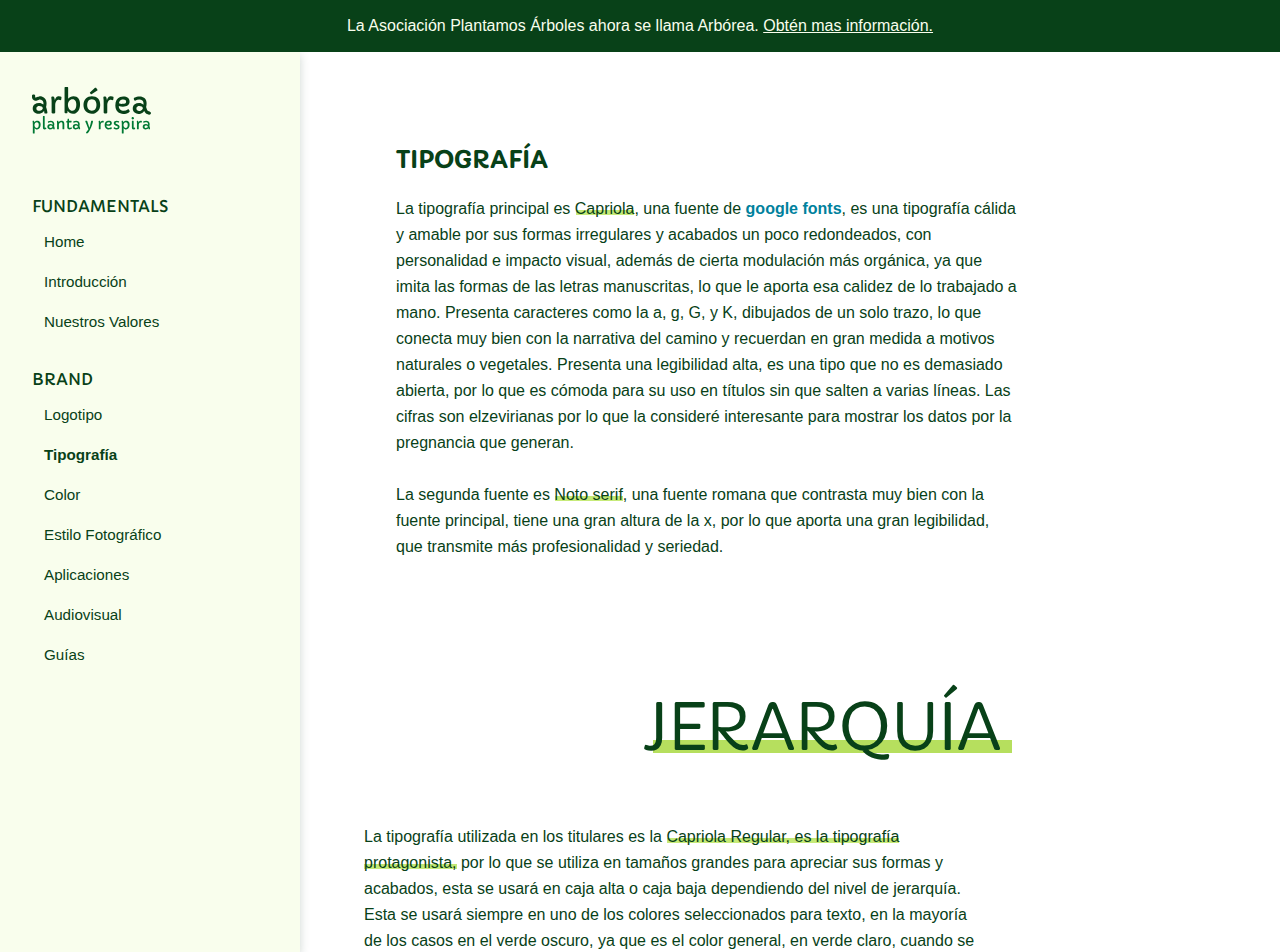
<file: basico01.html>
<!DOCTYPE html>
<html class="no-js" lang="es">

<head>
    <meta charset="utf-8" />
    <meta name="viewport" content="width=device-width, initial-scale=1, user-scalable=no" />
    <meta http-equiv="X-UA-Compatible" content="ie=edge" />
    <meta name="theme-color" content="#fafafa" />
    <link rel="preconnect" href="https://fonts.googleapis.com">
    <link rel="preconnect" href="https://fonts.gstatic.com" crossorigin>

    <link href="https://fonts.googleapis.com/css2?family=Capriola&display=swap" rel="stylesheet">
    <link rel="preconnect" href="https://fonts.googleapis.com">
    <link rel="preconnect" href="https://fonts.gstatic.com" crossorigin>
    <link href="https://fonts.googleapis.com/css2?family=Capriola&display=swap" rel="stylesheet">

    <title>arbórea</title>

    <meta name="description" content="" />
    <link rel="apple-touch-icon" href="./assets/img/icon.png" />
    <link rel="icon" href="./assets/img/favicon.png" />
    <link rel="stylesheet" href="./assets/css/main.css" />
</head>
<div class="cintillo">
    <div class="cintillo_text"> La Asociación Plantamos Árboles ahora se llama Arbórea. <a href="#s"
            class="enlace">Obtén mas información.</a> </div>
</div>

<body>
    <div class="container">
        <aside class="menu">
            <header>
                <a href="">
                    <img class="logo" src="assets/img/logotipo/logo.svg" alt="logo arbórea"> </a>
            </header>
            <nav>
                <h3>fundamentals</h3>
                <ul>
                    <li class=><a href="index.html">Home</a></li>
                    <li class=><a href="introduccion.html">Introducción</a></li>
                    <li class=><a href="valores.html">Nuestros Valores</a></li>

                </ul>
                <h3>brand</h3>
                <ul>
                    <li><a href="logotipo.html">Logotipo</a></li>
                    <li class="active"><a href="basico01.html">Tipografía</a></li>
                    <li><a href="basico04.html">Color</a></li>
                    <li><a href="basico02.html">Estilo Fotográfico</a></li>
                    <li><a href="basico03.html">Aplicaciones</a></li>
                    <li><a href="audiovisual.html">Audiovisual</a></li>
                    <li><a href="guias.html">Guías</a></li>
                </ul>
            </nav>
            <footer>
            </footer>

        </aside>
        <aside class="menu_mobile hidden">
            <header>
                <img class="logo" src="assets/img/logotipo/logo.svg" alt="logo arbórea"> <span
                    class="fa fa-close"></span>
            </header>
            <nav>
                <h3>fundamentals</h3>
                <ul>
                    <li class="active"><a href="index.html">Home</a></li>
                    <li class="active"><a href="introduccion.html">Introducción</a></li>
                    <li class="active"><a href="valores.html">Nuestros Valores</a></li>

                </ul>
                <h3>brand</h3>
                <ul>
                    <li><a href="logotipo.html">Logotipo</a></li>
                    <li><a href="basico01.html">Tipografía</a></li>
                    <li><a href="basico04.html">Color</a></li>
                    <li><a href="basico02.html">Estilo Fotográfico</a></li>
                    <li><a href="basico03.html">Aplicaciones</a></li>
                    <li><a href="audiovisual.html">Audiovisual</a></li>
                    <li><a href="guias.html">Guías</a></li>
                </ul>
            </nav>
            <footer>
            </footer>
        </aside>

        <main>
            <div class="nav_mobile">
                <a href="">
                    <img class="logo" src="assets/img/logotipo/logo.svg" alt="logo arbórea"> </a>
                <span class="fa fa-bars"></span>
            </div>
            <section>
                <h2>Tipografía</h2>

                <p>La tipografía principal es <span class="negrita">Capriola</span>, una fuente de <a class="enlace2"
                        href="https://fonts.google.com/specimen/Capriola">google fonts</a>, es una tipografía cálida
                    y amable por sus formas irregulares y acabados un poco redondeados, con personalidad e impacto
                    visual, además de cierta modulación más orgánica, ya que imita las formas de las letras manuscritas,
                    lo que le aporta esa calidez de lo trabajado a mano. Presenta caracteres como la a, g, G, y K,
                    dibujados de un solo trazo, lo que conecta muy bien con la narrativa del camino y recuerdan en gran
                    medida a motivos naturales o vegetales. Presenta una legibilidad alta, es una tipo que no es
                    demasiado abierta, por lo que es cómoda para su uso en títulos sin que salten a varias líneas.
                    Las cifras son elzevirianas por lo que la consideré interesante para mostrar los datos por la
                    pregnancia que generan.<br><br>
                    La segunda fuente es <span class="negrita">Noto serif</span>, una fuente romana que contrasta muy
                    bien con la fuente
                    principal, tiene una gran altura de la x, por lo que aporta una gran legibilidad, que transmite más
                    profesionalidad y seriedad.</p>
            </section>



            <section class="basics basics_type">
                <div class="title">
                    <div class="destacado">
                        <h1>Jerarquía</h1>
                    </div>
                </div>
                <div class="contenido">
                    <p>La tipografía utilizada en los titulares es la <span class="negrita">Capriola Regular, es la
                            tipografía protagonista,</span>
                        por lo que se utiliza en tamaños grandes para apreciar sus formas y acabados, esta se usará en
                        caja alta o caja baja dependiendo del nivel de jerarquía. Esta se usará siempre en uno de los
                        colores seleccionados para texto, en la mayoría de los casos en el verde oscuro, ya que es el
                        color general, en verde claro, cuando se utilicen fondos oscuros, y en Azul, ocre o magenta
                        cuando se trate de alguna de sus declinaciones.</p>

                    <p>También se destacarán con un <span class="negrita">subrayado</span> algunas palabras a <span
                            class="negrita">destacar</span>, en formato web estos siempre
                        son hipervínculos, y en las publicaciones de redes sociales palabras relevantes en una frase.
                    </p>
                    <p>
                        La tipografía <span class="negrita">Noto serif</span> en peso Regular se utiliza para los
                        cuerpos de texto, esta se usará en
                        un
                        tamaño de 16px en párrafos cortos y a 20px en artículos con mucho texto, como pueden ser los
                        blogs, noticias o actualidad, para hacer la <span class="negrita">lectura mucho más
                            cómoda</span>.
                    </p>

                    <div class="type_jerarquia">
                        <div class="jerarquia">
                            <div class="jerarquia_content">
                                <h2>h1</h2>
                            </div>
                            <div class="jerarquia_text">
                                <h1>HEADING H1</h1>
                            </div>
                        </div>
                        <div class="jerarquia">
                            <div class="jerarquia_content">
                                <h2>h2</h2>
                            </div>
                            <div class="jerarquia_text">
                                <h2>HEADING H2</h2>
                            </div>
                        </div>
                        <div class="jerarquia">
                            <div class="jerarquia_content">
                                <h2>h3</h2>
                            </div>
                            <div class="jerarquia_text">
                                <h3>HEADING H3</h3>
                            </div>
                        </div>
                        <div class="jerarquia">
                            <div class="jerarquia_content">
                                <h2>h4</h2>
                            </div>
                            <div class="jerarquia_text">
                                <h4>HEADING H4</h4>
                            </div>
                        </div>

                        <div class="jerarquia">
                            <div class="jerarquia_content">
                                <h2>h5</h2>
                            </div>
                            <div class="jerarquia_text">
                                <h5>HEADING H5</h5>
                            </div>
                        </div>

                        <div class="jerarquia">
                            <div class="jerarquia_content">
                                <h2>h6</h2>
                            </div>
                            <div class="jerarquia_text">
                                <h6>HEADING H6</h6>
                            </div>
                        </div>


                        <div class="jerarquia">
                            <div class="jerarquia_content">
                                <h2>p</h2>
                            </div>
                            <div class="jerarquia_text">
                                <p>Desocupado lector, sin juramento me podrás creer que quisiera que este libro, como
                                    hijo del entendimiento, fuera el más hermoso, el más gallardo y más discreto que
                                    pudiera imaginarse. Pero no he podido yo contravenir al orden de naturaleza; que en
                                    ella cada cosa engendra su semejante. Y así, ¿qué podrá engendrar el estéril y mal
                                    cultivado ingenio mío, sino la historia de un hijo seco, avellanado, antojadizo y
                                    lleno de pensamientos varios y nunca imaginados de otro alguno, bien como quien se
                                    engendró en una cárcel, donde toda incomodidad tiene su asiento y donde todo triste
                                    ruido hace su habitación?</p>
                            </div>
                        </div>
                    </div>

                </div>
            </section>
            <section class="basics basics_type">
                <div class="title">
                    <div class="destacado">
                        <h1>Iconos</h1>
                    </div>
                </div>
                <div class="contenido">
                    <h2>Iconos</h2>
                    <p>La identidad gráfica cuenta con un set de <span class="negrita">iconos animados</span> que
                        representan las acciones realizadas
                        por la asociación o los colaboradores. Los iconos animados dan vida a las pantallas, estos
                        también reflejan los valores de activo, vivo y creciente de la marca e intensifican el querer
                        pasar a la acción. Dotan a la identidad con un aspecto mucho más joven y vital. </p>

                    <div class="type_jerarquia grid-container">
                        <div class="grid-item1"><img src="assets/img/logotipo/1.gif" alt=""></div>
                        <div class="grid-item1"><img src="assets/img/logotipo/2.gif" alt=""></div>
                        <div class="grid-item1"><img src="assets/img/logotipo/3.gif" alt=""></div>
                        <div class="grid-item1"><img src="assets/img/logotipo/4.gif" alt=""></div>
                        <div class="grid-item1"><img src="assets/img/logotipo/5.gif" alt=""></div>
                        <div class="grid-item1"><img src="assets/img/logotipo/6.gif" alt=""></div>
                        <div class="grid-item1"><img src="assets/img/logotipo/7.gif" alt=""></div>
                        <div class="grid-item1"><img src="assets/img/logotipo/8.gif" alt=""></div>
                        <div class="grid-item1"><img src="assets/img/logotipo/9.gif" alt=""></div>
                        <div class="grid-item1"><img src="assets/img/logotipo/10.gif" alt=""></div>

                    </div>
            </section>
            <section class="basics basics_type">
                <div class="title">
                    <h1>Estilo Gráficas</h1>
                </div>
                <div class="contenido">
                    <h2>Gráficas </h2>
                    <p>Cuando sea posible se intentará utilizar <span class="negrita">infografías y gráficas</span> para
                        explicar un tema, para desarrollar una
                        información, o para confirmar una idea. Las graficas utilizadas pertenecen a una librería
                        opensource, <a class="enlace2"
                            href="https://carbondesignsystem.com/data-visualization/simple-charts#donut">Carbon design
                            system </a>
                        perteneciente a IBM, presentando un diseño limpio, conciso y elegante, que se adjunta mediante
                        css, facilitando el cambio de tipografía y colores. Para la formación de gráficas se utilizarán
                        los colores planos de la marca.</p>

                    <div class="valores_img2">
                        <img src="assets/img/otros/grafica.png" alt="">

                    </div>
            </section>



        </main>
    </div>
    <script src="./app/main.js"></script>
</body>

</html>
</file>
<file: assets/css/main.css>
@charset "UTF-8";

*,
*::before,
*::after {
  -webkit-box-sizing: border-box;
  box-sizing: border-box;
}
*::selection {
  background: #007934;
  color: #F9FEED;
}
html {
  line-height: 2;
  -webkit-text-size-adjust: 100%;
  -ms-text-size-adjust: 100%;
  -ms-overflow-style: scrollbar;
  -webkit-tap-highlight-color: rgba(0, 0, 0, 0);
}

@-ms-viewport {
  width: device-width;
}

article,
aside,
dialog,
figcaption,
figure,
footer,
header,
hgroup,
main,
nav,
section {
  display: block;
}

body {
  margin: 0;
  font-family: 'Noto Sans', sans-serif;
  font-size: 16px;
  font-weight: normal;
  line-height: 1.5;
  color: #084118;
  text-align: left;
  background-color: #fff;
}

[tabindex="-1"]:focus {
  outline: 0 !important;
}

hr {
  -webkit-box-sizing: content-box;
  box-sizing: content-box;
  height: 0;
  overflow: visible;
}

.enlace {
  text-decoration: underline;
  color: #F9FEED;
}

.enlace:hover {
  color: #FFB019;
  text-decoration: underline;
  transition: 0.5s;

}
.enlace2::before {
  content: '';
  position: absolute;
  width: 100%;
  transform: scaleX(0);
  height: 2px;
  bottom: 0;
  left: 0;
  background-color: #5CCFE1;
  transform-origin: bottom right;
  transition: transform 0.25s ease-out;
  border-radius: 10px;
}
.enlace2::selection {
  background: #007934;
  color: #F9FEED;
}


.enlace2 {
  text-decoration: none;
  color: #00778A ;
  font-weight: bolder;
  display: inline-block;
  position: relative;
  color: #00819D;
  transition: 0.3s;
  animation-delay: 3s;
  
}

.enlace2::after {
  content: '';
  position: absolute;
  width: 100%;
  transform: scaleX(0);
  height: 2px;
  bottom: 0;
  left: 0;
  background-color: #5CCFE1;
  transform-origin: bottom right;
  transition: transform 0.25s ease-out;
  border-radius: 10px;
}
.enlace2:hover::after {
  transform: scaleX(1);
  transform-origin: bottom left;
  text-decoration: none;
}

.enlace2:hover {
  color: #5CCFE1;
  text-decoration: none;


}

h1,
h2,
h3,
h4,
h5,
h6 {
  font-family: "Capriola", "Helvetica";
  text-transform: uppercase;
  line-height: 1;
  margin-top: 0;
  margin-bottom: 24px;
  color: #084118;
}

p {
  margin-top: 0;
  margin-bottom: 1em;
}


ol {
  list-style-type: none;
  counter-reset: li;
}


ol {
  counter-reset: item;
  list-style-type: none;
  line-height: 2.2;
  margin-left: -40px;
}

ol li {
  display: block;
  position: relative;
}

ol li span {
  margin-left: 40px;
  display: inline-block;
  max-width: 70ch
}

ol li:before {
  content: counter(item) " ";
  font-family: 'Capriola';
  counter-increment: item;
  color: hsl(137, 78%, 14%);
  position: absolute;
  top: 50%;
  margin-top: -1em;
  background: #9BCD32;
  height: 2em;
  width: 2em;
  line-height: 2em;
  text-align: center;
  border-radius: 2em;
  font-weight: 700;
  -webkit-box-shadow: 0px 3px 9px 0px  hsla(137, 78%, 14%, 0.41);
}









abbr[title],
abbr[data-original-title] {
  text-decoration: underline;
  -webkit-text-decoration: underline dotted;
  text-decoration: underline dotted;
  cursor: help;
  border-bottom: 0;
}

address {
  margin-bottom: 1rem;
  font-style: normal;
  line-height: inherit;
}

ol,
ul,
dl {
  margin-top: 0;
  margin-bottom: 1rem;
}

ol ol,
ul ul,
ol ul,
ul ol {
  margin-bottom: 0;
}

dt {
  font-weight: bold;
}

dd {
  margin-bottom: .5rem;
  margin-left: 0;
}

blockquote {
  margin: 0 0 1rem;
}

dfn {
  font-style: italic;
}

b,
strong {
  font-weight: bolder;
}

small {
  font-size: 80%;
}

sub,
sup {
  position: relative;
  font-size: 75%;
  line-height: 0;
  vertical-align: baseline;
}

sub {
  bottom: -.25em;
}

sup {
  top: -.5em;
}

a {
  color: #345c8d;
  text-decoration: none;
  background-color: transparent;
  -webkit-text-decoration-skip: objects;
}

a:hover {
  color: #264468;
  text-decoration: none;
}

.home_items {
  color: #ffffff;
  text-decoration: none;
  text-transform: lowercase;
   !important
}

a:not([href]):not([tabindex]) {
  color: inherit;
  text-decoration: none;
}

a:not([href]):not([tabindex]):hover:focus {
  color: inherit;
  text-decoration: none;
}

a:not([href]):not([tabindex]):focus {
  outline: 0;
}

pre,
code,
kbd,
samp {
  font-family: monospace, monospace;
  font-size: 1em;
}

pre {
  margin-top: 0;
  margin-bottom: 1rem;
  overflow: auto;
  -ms-overflow-style: scrollbar;
}

figure {
  margin: 0 0 1rem;
}

img {
  vertical-align: middle;
  border-style: none;
}

.cintillo {
  width: 100%;
  height: auto;
  margin: 0;
  align-items: center;
  display: flex;
  justify-content: center;
  background-color: #084118;
  color: #F9FEED;
}

.cintillo_text {
  font-size: 16px;
  text-align: center;
  margin-top: 14px;
  margin-bottom: 14px;
  width: 100%;
}
.pagina{
  font-weight: bold;
}

svg:not(:root) {
  overflow: hidden;
}

a,
area,
button,
[role="button"],
input:not([type="range"]),
label,
select,
summary,
textarea {
  -ms-touch-action: manipulation;
  touch-action: manipulation;
}

table {
  border-collapse: collapse;
}

caption {
  padding-top: 0.5em;
  padding-bottom: 0.5em;
  color: #595959;
  text-align: left;
  caption-side: bottom;
}

th {
  text-align: inherit;
}

label {
  display: inline-block;
  margin-bottom: .5rem;
}

button {
  border-radius: 0;
}

button:focus {
  outline: 1px dotted;
  outline: 5px auto -webkit-focus-ring-color;
}

input,
button,
select,
optgroup,
textarea {
  margin: 0;
  font-family: inherit;
  font-size: inherit;
  line-height: inherit;
}

button,
input {
  overflow: visible;
}

button,
select {
  text-transform: none;
}

button,
html [type="button"],
[type="reset"],
[type="submit"] {
  -webkit-appearance: button;
}

button::-moz-focus-inner,
[type="button"]::-moz-focus-inner,
[type="reset"]::-moz-focus-inner,
[type="submit"]::-moz-focus-inner {
  padding: 0;
  border-style: none;
}

input[type="radio"],
input[type="checkbox"] {
  -webkit-box-sizing: border-box;
  box-sizing: border-box;
  padding: 0;
}

input[type="date"],
input[type="time"],
input[type="datetime-local"],
input[type="month"] {
  -webkit-appearance: listbox;
}

textarea {
  overflow: auto;
  resize: vertical;
}

fieldset {
  min-width: 0;
  padding: 0;
  margin: 0;
  border: 0;
}

legend {
  display: block;
  width: 100%;
  max-width: 100%;
  padding: 0;
  margin-bottom: .5rem;
  font-size: 1.5rem;
  line-height: inherit;
  color: inherit;
  white-space: normal;
}

progress {
  vertical-align: baseline;
}

[type="number"]::-webkit-inner-spin-button,
[type="number"]::-webkit-outer-spin-button {
  height: auto;
}

[type="search"] {
  outline-offset: -2px;
  -webkit-appearance: none;
}

[type="search"]::-webkit-search-cancel-button,
[type="search"]::-webkit-search-decoration {
  -webkit-appearance: none;
}

::-webkit-file-upload-button {
  font: inherit;
  -webkit-appearance: button;
}

output {
  display: inline-block;
}

summary {
  display: list-item;
}

template {
  display: none;
}

[hidden] {
  display: none !important;
}

/*!
 *  Font Awesome 4.7.0 by @davegandy - http://fontawesome.io - @fontawesome
 *  License - http://fontawesome.io/license (Font: SIL OFL 1.1, CSS: MIT License)
 */
/* FONT PATH
 * -------------------------- */
@font-face {
  font-family: 'FontAwesome';
  src: url("../fonts/font-awesome/fontawesome-webfont.eot?v=4.7.0");
  src: url("../fonts/font-awesome/fontawesome-webfont.eot?#iefix&v=4.7.0") format("embedded-opentype"), url("../fonts/font-awesome/fontawesome-webfont.woff2?v=4.7.0") format("woff2"), url("../fonts/font-awesome/fontawesome-webfont.woff?v=4.7.0") format("woff"), url("../fonts/font-awesome/fontawesome-webfont.ttf?v=4.7.0") format("truetype"), url("../fonts/font-awesome/fontawesome-webfont.svg?v=4.7.0#fontawesomeregular") format("svg");
  font-weight: normal;
  font-style: normal;
}

.fa {
  display: inline-block;
  font: normal normal normal 14px/1 FontAwesome;
  font-size: inherit;
  text-rendering: auto;
  -webkit-font-smoothing: antialiased;
  -moz-osx-font-smoothing: grayscale;
}

/* makes the font 33% larger relative to the icon container */
.fa-lg {
  font-size: 1.33333em;
  line-height: 0.75em;
  vertical-align: -15%;
}

.fa-2x {
  font-size: 2em;
}

.fa-3x {
  font-size: 3em;
}

.fa-4x {
  font-size: 4em;
}

.fa-5x {
  font-size: 5em;
}

.fa-fw {
  width: 1.28571em;
  text-align: center;
}

.fa-ul {
  padding-left: 0;
  margin-left: 2.14286em;
  list-style-type: none;
}

.fa-ul>li {
  position: relative;
}

.fa-li {
  position: absolute;
  left: -2.14286em;
  width: 2.14286em;
  top: 0.14286em;
  text-align: center;
}

.fa-li.fa-lg {
  left: -1.85714em;
}

.fa-border {
  padding: .2em .25em .15em;
  border: solid 0.08em #eee;
  border-radius: .1em;
}

.fa-pull-left {
  float: left;
}

.fa-pull-right {
  float: right;
}

.fa.fa-pull-left {
  margin-right: .3em;
}

.fa.fa-pull-right {
  margin-left: .3em;
}

/* Deprecated as of 4.4.0 */
.pull-right {
  float: right;
}

.pull-left {
  float: left;
}

.fa.pull-left {
  margin-right: .3em;
}

.fa.pull-right {
  margin-left: .3em;
}

.fa-spin {
  -webkit-animation: fa-spin 2s infinite linear;
  animation: fa-spin 2s infinite linear;
}

.fa-pulse {
  -webkit-animation: fa-spin 1s infinite steps(8);
  animation: fa-spin 1s infinite steps(8);
}

@-webkit-keyframes fa-spin {
  0% {
    -webkit-transform: rotate(0deg);
    transform: rotate(0deg);
  }

  100% {
    -webkit-transform: rotate(359deg);
    transform: rotate(359deg);
  }
}

@keyframes fa-spin {
  0% {
    -webkit-transform: rotate(0deg);
    transform: rotate(0deg);
  }

  100% {
    -webkit-transform: rotate(359deg);
    transform: rotate(359deg);
  }
}

.fa-rotate-90 {
  -ms-filter: "progid:DXImageTransform.Microsoft.BasicImage(rotation=1)";
  -webkit-transform: rotate(90deg);
  transform: rotate(90deg);
}

.fa-rotate-180 {
  -ms-filter: "progid:DXImageTransform.Microsoft.BasicImage(rotation=2)";
  -webkit-transform: rotate(180deg);
  transform: rotate(180deg);
}

.fa-rotate-270 {
  -ms-filter: "progid:DXImageTransform.Microsoft.BasicImage(rotation=3)";
  -webkit-transform: rotate(270deg);
  transform: rotate(270deg);
}

.fa-flip-horizontal {
  -ms-filter: "progid:DXImageTransform.Microsoft.BasicImage(rotation=0, mirror=1)";
  -webkit-transform: scale(-1, 1);
  transform: scale(-1, 1);
}

.fa-flip-vertical {
  -ms-filter: "progid:DXImageTransform.Microsoft.BasicImage(rotation=2, mirror=1)";
  -webkit-transform: scale(1, -1);
  transform: scale(1, -1);
}

:root .fa-rotate-90,
:root .fa-rotate-180,
:root .fa-rotate-270,
:root .fa-flip-horizontal,
:root .fa-flip-vertical {
  -webkit-filter: none;
  filter: none;
}

.fa-stack {
  position: relative;
  display: inline-block;
  width: 2em;
  height: 2em;
  line-height: 2em;
  vertical-align: middle;
}

.fa-stack-1x,
.fa-stack-2x {
  position: absolute;
  left: 0;
  width: 100%;
  text-align: center;
}

.fa-stack-1x {
  line-height: inherit;
}

.fa-stack-2x {
  font-size: 2em;
}

.fa-inverse {
  color: #fff;
}

/* Font Awesome uses the Unicode Private Use Area (PUA) to ensure screen
   readers do not read off random characters that represent icons */
.fa-glass:before {
  content: "";
}

.fa-music:before {
  content: "";
}

.fa-search:before {
  content: "";
}

.fa-envelope-o:before {
  content: "";
}

.fa-heart:before {
  content: "";
}

.fa-star:before {
  content: "";
}

.fa-star-o:before {
  content: "";
}

.fa-user:before {
  content: "";
}

.fa-film:before {
  content: "";
}

.fa-th-large:before {
  content: "";
}

.fa-th:before {
  content: "";
}

.fa-th-list:before {
  content: "";
}

.fa-check:before {
  content: "";
}

.fa-remove:before,
.fa-close:before,
.fa-times:before {
  content: "";
}

.fa-search-plus:before {
  content: "";
}

.fa-search-minus:before {
  content: "";
}

.fa-power-off:before {
  content: "";
}

.fa-signal:before {
  content: "";
}

.fa-gear:before,
.fa-cog:before {
  content: "";
}

.fa-trash-o:before {
  content: "";
}

.fa-home:before {
  content: "";
}

.fa-file-o:before {
  content: "";
}

.fa-clock-o:before {
  content: "";
}

.fa-road:before {
  content: "";
}

.fa-download:before {
  content: "";
}

.fa-arrow-circle-o-down:before {
  content: "";
}

.fa-arrow-circle-o-up:before {
  content: "";
}

.fa-inbox:before {
  content: "";
}

.fa-play-circle-o:before {
  content: "";
}

.fa-rotate-right:before,
.fa-repeat:before {
  content: "";
}

.fa-refresh:before {
  content: "";
}

.fa-list-alt:before {
  content: "";
}

.fa-lock:before {
  content: "";
}

.fa-flag:before {
  content: "";
}

.fa-headphones:before {
  content: "";
}

.fa-volume-off:before {
  content: "";
}

.fa-volume-down:before {
  content: "";
}

.fa-volume-up:before {
  content: "";
}

.fa-qrcode:before {
  content: "";
}

.fa-barcode:before {
  content: "";
}

.fa-tag:before {
  content: "";
}

.fa-tags:before {
  content: "";
}

.fa-book:before {
  content: "";
}

.fa-bookmark:before {
  content: "";
}

.fa-print:before {
  content: "";
}

.fa-camera:before {
  content: "";
}

.fa-font:before {
  content: "";
}

.fa-bold:before {
  content: "";
}

.fa-italic:before {
  content: "";
}

.fa-text-height:before {
  content: "";
}

.fa-text-width:before {
  content: "";
}

.fa-align-left:before {
  content: "";
}

.fa-align-center:before {
  content: "";
}

.fa-align-right:before {
  content: "";
}

.fa-align-justify:before {
  content: "";
}

.fa-list:before {
  content: "";
}

.fa-dedent:before,
.fa-outdent:before {
  content: "";
}

.fa-indent:before {
  content: "";
}

.fa-video-camera:before {
  content: "";
}

.fa-photo:before,
.fa-image:before,
.fa-picture-o:before {
  content: "";
}

.fa-pencil:before {
  content: "";
}

.fa-map-marker:before {
  content: "";
}

.fa-adjust:before {
  content: "";
}

.fa-tint:before {
  content: "";
}

.fa-edit:before,
.fa-pencil-square-o:before {
  content: "";
}

.fa-share-square-o:before {
  content: "";
}

.fa-check-square-o:before {
  content: "";
}

.fa-arrows:before {
  content: "";
}

.fa-step-backward:before {
  content: "";
}

.fa-fast-backward:before {
  content: "";
}

.fa-backward:before {
  content: "";
}

.fa-play:before {
  content: "";
}

.fa-pause:before {
  content: "";
}

.fa-stop:before {
  content: "";
}

.fa-forward:before {
  content: "";
}

.fa-fast-forward:before {
  content: "";
}

.fa-step-forward:before {
  content: "";
}

.fa-eject:before {
  content: "";
}

.fa-chevron-left:before {
  content: "";
}

.fa-chevron-right:before {
  content: "";
}

.fa-plus-circle:before {
  content: "";
}

.fa-minus-circle:before {
  content: "";
}

.fa-times-circle:before {
  content: "";
}

.fa-check-circle:before {
  content: "";
}

.fa-question-circle:before {
  content: "";
}

.fa-info-circle:before {
  content: "";
}

.fa-crosshairs:before {
  content: "";
}

.fa-times-circle-o:before {
  content: "";
}

.fa-check-circle-o:before {
  content: "";
}

.fa-ban:before {
  content: "";
}

.fa-arrow-left:before {
  content: "";
}

.fa-arrow-right:before {
  content: "";
}

.fa-arrow-up:before {
  content: "";
}

.fa-arrow-down:before {
  content: "";
}

.fa-mail-forward:before,
.fa-share:before {
  content: "";
}

.fa-expand:before {
  content: "";
}

.fa-compress:before {
  content: "";
}

.fa-plus:before {
  content: "";
}

.fa-minus:before {
  content: "";
}

.fa-asterisk:before {
  content: "";
}

.fa-exclamation-circle:before {
  content: "";
}

.fa-gift:before {
  content: "";
}

.fa-leaf:before {
  content: "";
}

.fa-fire:before {
  content: "";
}

.fa-eye:before {
  content: "";
}

.fa-eye-slash:before {
  content: "";
}

.fa-warning:before,
.fa-exclamation-triangle:before {
  content: "";
}

.fa-plane:before {
  content: "";
}

.fa-calendar:before {
  content: "";
}

.fa-random:before {
  content: "";
}

.fa-comment:before {
  content: "";
}

.fa-magnet:before {
  content: "";
}

.fa-chevron-up:before {
  content: "";
}

.fa-chevron-down:before {
  content: "";
}

.fa-retweet:before {
  content: "";
}

.fa-shopping-cart:before {
  content: "";
}

.fa-folder:before {
  content: "";
}

.fa-folder-open:before {
  content: "";
}

.fa-arrows-v:before {
  content: "";
}

.fa-arrows-h:before {
  content: "";
}

.fa-bar-chart-o:before,
.fa-bar-chart:before {
  content: "";
}

.fa-twitter-square:before {
  content: "";
}

.fa-facebook-square:before {
  content: "";
}

.fa-camera-retro:before {
  content: "";
}

.fa-key:before {
  content: "";
}

.fa-gears:before,
.fa-cogs:before {
  content: "";
}

.fa-comments:before {
  content: "";
}

.fa-thumbs-o-up:before {
  content: "";
}

.fa-thumbs-o-down:before {
  content: "";
}

.fa-star-half:before {
  content: "";
}

.fa-heart-o:before {
  content: "";
}

.fa-sign-out:before {
  content: "";
}

.fa-linkedin-square:before {
  content: "";
}

.fa-thumb-tack:before {
  content: "";
}

.fa-external-link:before {
  content: "";
}

.fa-sign-in:before {
  content: "";
}

.fa-trophy:before {
  content: "";
}

.fa-github-square:before {
  content: "";
}

.fa-upload:before {
  content: "";
}

.fa-lemon-o:before {
  content: "";
}

.fa-phone:before {
  content: "";
}

.fa-square-o:before {
  content: "";
}

.fa-bookmark-o:before {
  content: "";
}

.fa-phone-square:before {
  content: "";
}

.fa-twitter:before {
  content: "";
}

.fa-facebook-f:before,
.fa-facebook:before {
  content: "";
}

.fa-github:before {
  content: "";
}

.fa-unlock:before {
  content: "";
}

.fa-credit-card:before {
  content: "";
}

.fa-feed:before,
.fa-rss:before {
  content: "";
}

.fa-hdd-o:before {
  content: "";
}

.fa-bullhorn:before {
  content: "";
}

.fa-bell:before {
  content: "";
}

.fa-certificate:before {
  content: "";
}

.fa-hand-o-right:before {
  content: "";
}

.fa-hand-o-left:before {
  content: "";
}

.fa-hand-o-up:before {
  content: "";
}

.fa-hand-o-down:before {
  content: "";
}

.fa-arrow-circle-left:before {
  content: "";
}

.fa-arrow-circle-right:before {
  content: "";
}

.fa-arrow-circle-up:before {
  content: "";
}

.fa-arrow-circle-down:before {
  content: "";
}

.fa-globe:before {
  content: "";
}

.fa-wrench:before {
  content: "";
}

.fa-tasks:before {
  content: "";
}

.fa-filter:before {
  content: "";
}

.fa-briefcase:before {
  content: "";
}

.fa-arrows-alt:before {
  content: "";
}

.fa-group:before,
.fa-users:before {
  content: "";
}

.fa-chain:before,
.fa-link:before {
  content: "";
}

.fa-cloud:before {
  content: "";
}

.fa-flask:before {
  content: "";
}

.fa-cut:before,
.fa-scissors:before {
  content: "";
}

.fa-copy:before,
.fa-files-o:before {
  content: "";
}

.fa-paperclip:before {
  content: "";
}

.fa-save:before,
.fa-floppy-o:before {
  content: "";
}

.fa-square:before {
  content: "";
}

.fa-navicon:before,
.fa-reorder:before,
.fa-bars:before {
  content: "";
}

.fa-list-ul:before {
  content: "";
}

.fa-list-ol:before {
  content: "";
}

.fa-strikethrough:before {
  content: "";
}

.fa-underline:before {
  content: "";
}

.fa-table:before {
  content: "";
}

.fa-magic:before {
  content: "";
}

.fa-truck:before {
  content: "";
}

.fa-pinterest:before {
  content: "";
}

.fa-pinterest-square:before {
  content: "";
}

.fa-google-plus-square:before {
  content: "";
}

.fa-google-plus:before {
  content: "";
}

.fa-money:before {
  content: "";
}

.fa-caret-down:before {
  content: "";
}

.fa-caret-up:before {
  content: "";
}

.fa-caret-left:before {
  content: "";
}

.fa-caret-right:before {
  content: "";
}

.fa-columns:before {
  content: "";
}

.fa-unsorted:before,
.fa-sort:before {
  content: "";
}

.fa-sort-down:before,
.fa-sort-desc:before {
  content: "";
}

.fa-sort-up:before,
.fa-sort-asc:before {
  content: "";
}

.fa-envelope:before {
  content: "";
}

.fa-linkedin:before {
  content: "";
}

.fa-rotate-left:before,
.fa-undo:before {
  content: "";
}

.fa-legal:before,
.fa-gavel:before {
  content: "";
}

.fa-dashboard:before,
.fa-tachometer:before {
  content: "";
}

.fa-comment-o:before {
  content: "";
}

.fa-comments-o:before {
  content: "";
}

.fa-flash:before,
.fa-bolt:before {
  content: "";
}

.fa-sitemap:before {
  content: "";
}

.fa-umbrella:before {
  content: "";
}

.fa-paste:before,
.fa-clipboard:before {
  content: "";
}

.fa-lightbulb-o:before {
  content: "";
}

.fa-exchange:before {
  content: "";
}

.fa-cloud-download:before {
  content: "";
}

.fa-cloud-upload:before {
  content: "";
}

.fa-user-md:before {
  content: "";
}

.fa-stethoscope:before {
  content: "";
}

.fa-suitcase:before {
  content: "";
}

.fa-bell-o:before {
  content: "";
}

.fa-coffee:before {
  content: "";
}

.fa-cutlery:before {
  content: "";
}

.fa-file-text-o:before {
  content: "";
}

.fa-building-o:before {
  content: "";
}

.fa-hospital-o:before {
  content: "";
}

.fa-ambulance:before {
  content: "";
}

.fa-medkit:before {
  content: "";
}

.fa-fighter-jet:before {
  content: "";
}

.fa-beer:before {
  content: "";
}

.fa-h-square:before {
  content: "";
}

.fa-plus-square:before {
  content: "";
}

.fa-angle-double-left:before {
  content: "";
}

.fa-angle-double-right:before {
  content: "";
}

.fa-angle-double-up:before {
  content: "";
}

.fa-angle-double-down:before {
  content: "";
}

.fa-angle-left:before {
  content: "";
}

.fa-angle-right:before {
  content: "";
}

.fa-angle-up:before {
  content: "";
}

.fa-angle-down:before {
  content: "";
}

.fa-desktop:before {
  content: "";
}

.fa-laptop:before {
  content: "";
}

.fa-tablet:before {
  content: "";
}

.fa-mobile-phone:before,
.fa-mobile:before {
  content: "";
}

.fa-circle-o:before {
  content: "";
}

.fa-quote-left:before {
  content: "";
}

.fa-quote-right:before {
  content: "";
}

.fa-spinner:before {
  content: "";
}

.fa-circle:before {
  content: "";
}

.fa-mail-reply:before,
.fa-reply:before {
  content: "";
}

.fa-github-alt:before {
  content: "";
}

.fa-folder-o:before {
  content: "";
}

.fa-folder-open-o:before {
  content: "";
}

.fa-smile-o:before {
  content: "";
}

.fa-frown-o:before {
  content: "";
}

.fa-meh-o:before {
  content: "";
}

.fa-gamepad:before {
  content: "";
}

.fa-keyboard-o:before {
  content: "";
}

.fa-flag-o:before {
  content: "";
}

.fa-flag-checkered:before {
  content: "";
}

.fa-terminal:before {
  content: "";
}

.fa-code:before {
  content: "";
}

.fa-mail-reply-all:before,
.fa-reply-all:before {
  content: "";
}

.fa-star-half-empty:before,
.fa-star-half-full:before,
.fa-star-half-o:before {
  content: "";
}

.fa-location-arrow:before {
  content: "";
}

.fa-crop:before {
  content: "";
}

.fa-code-fork:before {
  content: "";
}

.fa-unlink:before,
.fa-chain-broken:before {
  content: "";
}

.fa-question:before {
  content: "";
}

.fa-info:before {
  content: "";
}

.fa-exclamation:before {
  content: "";
}

.fa-superscript:before {
  content: "";
}

.fa-subscript:before {
  content: "";
}

.fa-eraser:before {
  content: "";
}

.fa-puzzle-piece:before {
  content: "";
}

.fa-microphone:before {
  content: "";
}

.fa-microphone-slash:before {
  content: "";
}

.fa-shield:before {
  content: "";
}

.fa-calendar-o:before {
  content: "";
}

.fa-fire-extinguisher:before {
  content: "";
}

.fa-rocket:before {
  content: "";
}

.fa-maxcdn:before {
  content: "";
}

.fa-chevron-circle-left:before {
  content: "";
}

.fa-chevron-circle-right:before {
  content: "";
}

.fa-chevron-circle-up:before {
  content: "";
}

.fa-chevron-circle-down:before {
  content: "";
}

.fa-html5:before {
  content: "";
}

.fa-css3:before {
  content: "";
}

.fa-anchor:before {
  content: "";
}

.fa-unlock-alt:before {
  content: "";
}

.fa-bullseye:before {
  content: "";
}

.fa-ellipsis-h:before {
  content: "";
}

.fa-ellipsis-v:before {
  content: "";
}

.fa-rss-square:before {
  content: "";
}

.fa-play-circle:before {
  content: "";
}

.fa-ticket:before {
  content: "";
}

.fa-minus-square:before {
  content: "";
}

.fa-minus-square-o:before {
  content: "";
}

.fa-level-up:before {
  content: "";
}

.fa-level-down:before {
  content: "";
}

.fa-check-square:before {
  content: "";
}

.fa-pencil-square:before {
  content: "";
}

.fa-external-link-square:before {
  content: "";
}

.fa-share-square:before {
  content: "";
}

.fa-compass:before {
  content: "";
}

.fa-toggle-down:before,
.fa-caret-square-o-down:before {
  content: "";
}

.fa-toggle-up:before,
.fa-caret-square-o-up:before {
  content: "";
}

.fa-toggle-right:before,
.fa-caret-square-o-right:before {
  content: "";
}

.fa-euro:before,
.fa-eur:before {
  content: "";
}

.fa-gbp:before {
  content: "";
}

.fa-dollar:before,
.fa-usd:before {
  content: "";
}

.fa-rupee:before,
.fa-inr:before {
  content: "";
}

.fa-cny:before,
.fa-rmb:before,
.fa-yen:before,
.fa-jpy:before {
  content: "";
}

.fa-ruble:before,
.fa-rouble:before,
.fa-rub:before {
  content: "";
}

.fa-won:before,
.fa-krw:before {
  content: "";
}

.fa-bitcoin:before,
.fa-btc:before {
  content: "";
}

.fa-file:before {
  content: "";
}

.fa-file-text:before {
  content: "";
}

.fa-sort-alpha-asc:before {
  content: "";
}

.fa-sort-alpha-desc:before {
  content: "";
}

.fa-sort-amount-asc:before {
  content: "";
}

.fa-sort-amount-desc:before {
  content: "";
}

.fa-sort-numeric-asc:before {
  content: "";
}

.fa-sort-numeric-desc:before {
  content: "";
}

.fa-thumbs-up:before {
  content: "";
}

.fa-thumbs-down:before {
  content: "";
}

.fa-youtube-square:before {
  content: "";
}

.fa-youtube:before {
  content: "";
}

.fa-xing:before {
  content: "";
}

.fa-xing-square:before {
  content: "";
}

.fa-youtube-play:before {
  content: "";
}

.fa-dropbox:before {
  content: "";
}

.fa-stack-overflow:before {
  content: "";
}

.fa-instagram:before {
  content: "";
}

.fa-flickr:before {
  content: "";
}

.fa-adn:before {
  content: "";
}

.fa-bitbucket:before {
  content: "";
}

.fa-bitbucket-square:before {
  content: "";
}

.fa-tumblr:before {
  content: "";
}

.fa-tumblr-square:before {
  content: "";
}

.fa-long-arrow-down:before {
  content: "";
}

.fa-long-arrow-up:before {
  content: "";
}

.fa-long-arrow-left:before {
  content: "";
}

.fa-long-arrow-right:before {
  content: "";
}

.fa-apple:before {
  content: "";
}

.fa-windows:before {
  content: "";
}

.fa-android:before {
  content: "";
}

.fa-linux:before {
  content: "";
}

.fa-dribbble:before {
  content: "";
}

.fa-skype:before {
  content: "";
}

.fa-foursquare:before {
  content: "";
}

.fa-trello:before {
  content: "";
}

.fa-female:before {
  content: "";
}

.fa-male:before {
  content: "";
}

.fa-gittip:before,
.fa-gratipay:before {
  content: "";
}

.fa-sun-o:before {
  content: "";
}

.fa-moon-o:before {
  content: "";
}

.fa-archive:before {
  content: "";
}

.fa-bug:before {
  content: "";
}

.fa-vk:before {
  content: "";
}

.fa-weibo:before {
  content: "";
}

.fa-renren:before {
  content: "";
}

.fa-pagelines:before {
  content: "";
}

.fa-stack-exchange:before {
  content: "";
}

.fa-arrow-circle-o-right:before {
  content: "";
}

.fa-arrow-circle-o-left:before {
  content: "";
}

.fa-toggle-left:before,
.fa-caret-square-o-left:before {
  content: "";
}

.fa-dot-circle-o:before {
  content: "";
}

.fa-wheelchair:before {
  content: "";
}

.fa-vimeo-square:before {
  content: "";
}

.fa-turkish-lira:before,
.fa-try:before {
  content: "";
}

.fa-plus-square-o:before {
  content: "";
}

.fa-space-shuttle:before {
  content: "";
}

.fa-slack:before {
  content: "";
}

.fa-envelope-square:before {
  content: "";
}

.fa-wordpress:before {
  content: "";
}

.fa-openid:before {
  content: "";
}

.fa-institution:before,
.fa-bank:before,
.fa-university:before {
  content: "";
}

.fa-mortar-board:before,
.fa-graduation-cap:before {
  content: "";
}

.fa-yahoo:before {
  content: "";
}

.fa-google:before {
  content: "";
}

.fa-reddit:before {
  content: "";
}

.fa-reddit-square:before {
  content: "";
}

.fa-stumbleupon-circle:before {
  content: "";
}

.fa-stumbleupon:before {
  content: "";
}

.fa-delicious:before {
  content: "";
}

.fa-digg:before {
  content: "";
}

.fa-pied-piper-pp:before {
  content: "";
}

.fa-pied-piper-alt:before {
  content: "";
}

.fa-drupal:before {
  content: "";
}

.fa-joomla:before {
  content: "";
}

.fa-language:before {
  content: "";
}

.fa-fax:before {
  content: "";
}

.fa-building:before {
  content: "";
}

.fa-child:before {
  content: "";
}

.fa-paw:before {
  content: "";
}

.fa-spoon:before {
  content: "";
}

.fa-cube:before {
  content: "";
}

.fa-cubes:before {
  content: "";
}

.fa-behance:before {
  content: "";
}

.fa-behance-square:before {
  content: "";
}

.fa-steam:before {
  content: "";
}

.fa-steam-square:before {
  content: "";
}

.fa-recycle:before {
  content: "";
}

.fa-automobile:before,
.fa-car:before {
  content: "";
}

.fa-cab:before,
.fa-taxi:before {
  content: "";
}

.fa-tree:before {
  content: "";
}

.fa-spotify:before {
  content: "";
}

.fa-deviantart:before {
  content: "";
}

.fa-soundcloud:before {
  content: "";
}

.fa-database:before {
  content: "";
}

.fa-file-pdf-o:before {
  content: "";
}

.fa-file-word-o:before {
  content: "";
}

.fa-file-excel-o:before {
  content: "";
}

.fa-file-powerpoint-o:before {
  content: "";
}

.fa-file-photo-o:before,
.fa-file-picture-o:before,
.fa-file-image-o:before {
  content: "";
}

.fa-file-zip-o:before,
.fa-file-archive-o:before {
  content: "";
}

.fa-file-sound-o:before,
.fa-file-audio-o:before {
  content: "";
}

.fa-file-movie-o:before,
.fa-file-video-o:before {
  content: "";
}

.fa-file-code-o:before {
  content: "";
}

.fa-vine:before {
  content: "";
}

.fa-codepen:before {
  content: "";
}

.fa-jsfiddle:before {
  content: "";
}

.fa-life-bouy:before,
.fa-life-buoy:before,
.fa-life-saver:before,
.fa-support:before,
.fa-life-ring:before {
  content: "";
}

.fa-circle-o-notch:before {
  content: "";
}

.fa-ra:before,
.fa-resistance:before,
.fa-rebel:before {
  content: "";
}

.fa-ge:before,
.fa-empire:before {
  content: "";
}

.fa-git-square:before {
  content: "";
}

.fa-git:before {
  content: "";
}

.fa-y-combinator-square:before,
.fa-yc-square:before,
.fa-hacker-news:before {
  content: "";
}

.fa-tencent-weibo:before {
  content: "";
}

.fa-qq:before {
  content: "";
}

.fa-wechat:before,
.fa-weixin:before {
  content: "";
}

.fa-send:before,
.fa-paper-plane:before {
  content: "";
}

.fa-send-o:before,
.fa-paper-plane-o:before {
  content: "";
}

.fa-history:before {
  content: "";
}

.fa-circle-thin:before {
  content: "";
}

.fa-header:before {
  content: "";
}

.fa-paragraph:before {
  content: "";
}

.fa-sliders:before {
  content: "";
}

.fa-share-alt:before {
  content: "";
}

.fa-share-alt-square:before {
  content: "";
}

.fa-bomb:before {
  content: "";
}

.fa-soccer-ball-o:before,
.fa-futbol-o:before {
  content: "";
}

.fa-tty:before {
  content: "";
}

.fa-binoculars:before {
  content: "";
}

.fa-plug:before {
  content: "";
}

.fa-slideshare:before {
  content: "";
}

.fa-twitch:before {
  content: "";
}

.fa-yelp:before {
  content: "";
}

.fa-newspaper-o:before {
  content: "";
}

.fa-wifi:before {
  content: "";
}

.fa-calculator:before {
  content: "";
}

.fa-paypal:before {
  content: "";
}

.fa-google-wallet:before {
  content: "";
}

.fa-cc-visa:before {
  content: "";
}

.fa-cc-mastercard:before {
  content: "";
}

.fa-cc-discover:before {
  content: "";
}

.fa-cc-amex:before {
  content: "";
}

.fa-cc-paypal:before {
  content: "";
}

.fa-cc-stripe:before {
  content: "";
}

.fa-bell-slash:before {
  content: "";
}

.fa-bell-slash-o:before {
  content: "";
}

.fa-trash:before {
  content: "";
}

.fa-copyright:before {
  content: "";
}

.fa-at:before {
  content: "";
}

.fa-eyedropper:before {
  content: "";
}

.fa-paint-brush:before {
  content: "";
}

.fa-birthday-cake:before {
  content: "";
}

.fa-area-chart:before {
  content: "";
}

.fa-pie-chart:before {
  content: "";
}

.fa-line-chart:before {
  content: "";
}

.fa-lastfm:before {
  content: "";
}

.fa-lastfm-square:before {
  content: "";
}

.fa-toggle-off:before {
  content: "";
}

.fa-toggle-on:before {
  content: "";
}

.fa-bicycle:before {
  content: "";
}

.fa-bus:before {
  content: "";
}

.fa-ioxhost:before {
  content: "";
}

.fa-angellist:before {
  content: "";
}

.fa-cc:before {
  content: "";
}

.fa-shekel:before,
.fa-sheqel:before,
.fa-ils:before {
  content: "";
}

.fa-meanpath:before {
  content: "";
}

.fa-buysellads:before {
  content: "";
}

.fa-connectdevelop:before {
  content: "";
}

.fa-dashcube:before {
  content: "";
}

.fa-forumbee:before {
  content: "";
}

.fa-leanpub:before {
  content: "";
}

.fa-sellsy:before {
  content: "";
}

.fa-shirtsinbulk:before {
  content: "";
}

.fa-simplybuilt:before {
  content: "";
}

.fa-skyatlas:before {
  content: "";
}

.fa-cart-plus:before {
  content: "";
}

.fa-cart-arrow-down:before {
  content: "";
}

.fa-diamond:before {
  content: "";
}

.fa-ship:before {
  content: "";
}

.fa-user-secret:before {
  content: "";
}

.fa-motorcycle:before {
  content: "";
}

.fa-street-view:before {
  content: "";
}

.fa-heartbeat:before {
  content: "";
}

.fa-venus:before {
  content: "";
}

.fa-mars:before {
  content: "";
}

.fa-mercury:before {
  content: "";
}

.fa-intersex:before,
.fa-transgender:before {
  content: "";
}

.fa-transgender-alt:before {
  content: "";
}

.fa-venus-double:before {
  content: "";
}

.fa-mars-double:before {
  content: "";
}

.fa-venus-mars:before {
  content: "";
}

.fa-mars-stroke:before {
  content: "";
}

.fa-mars-stroke-v:before {
  content: "";
}

.fa-mars-stroke-h:before {
  content: "";
}

.fa-neuter:before {
  content: "";
}

.fa-genderless:before {
  content: "";
}

.fa-facebook-official:before {
  content: "";
}

.fa-pinterest-p:before {
  content: "";
}

.fa-whatsapp:before {
  content: "";
}

.fa-server:before {
  content: "";
}

.fa-user-plus:before {
  content: "";
}

.fa-user-times:before {
  content: "";
}

.fa-hotel:before,
.fa-bed:before {
  content: "";
}

.fa-viacoin:before {
  content: "";
}

.fa-train:before {
  content: "";
}

.fa-subway:before {
  content: "";
}

.fa-medium:before {
  content: "";
}

.fa-yc:before,
.fa-y-combinator:before {
  content: "";
}

.fa-optin-monster:before {
  content: "";
}

.fa-opencart:before {
  content: "";
}

.fa-expeditedssl:before {
  content: "";
}

.fa-battery-4:before,
.fa-battery:before,
.fa-battery-full:before {
  content: "";
}

.fa-battery-3:before,
.fa-battery-three-quarters:before {
  content: "";
}

.fa-battery-2:before,
.fa-battery-half:before {
  content: "";
}

.fa-battery-1:before,
.fa-battery-quarter:before {
  content: "";
}

.fa-battery-0:before,
.fa-battery-empty:before {
  content: "";
}

.fa-mouse-pointer:before {
  content: "";
}

.fa-i-cursor:before {
  content: "";
}

.fa-object-group:before {
  content: "";
}

.fa-object-ungroup:before {
  content: "";
}

.fa-sticky-note:before {
  content: "";
}

.fa-sticky-note-o:before {
  content: "";
}

.fa-cc-jcb:before {
  content: "";
}

.fa-cc-diners-club:before {
  content: "";
}

.fa-clone:before {
  content: "";
}

.fa-balance-scale:before {
  content: "";
}

.fa-hourglass-o:before {
  content: "";
}

.fa-hourglass-1:before,
.fa-hourglass-start:before {
  content: "";
}

.fa-hourglass-2:before,
.fa-hourglass-half:before {
  content: "";
}

.fa-hourglass-3:before,
.fa-hourglass-end:before {
  content: "";
}

.fa-hourglass:before {
  content: "";
}

.fa-hand-grab-o:before,
.fa-hand-rock-o:before {
  content: "";
}

.fa-hand-stop-o:before,
.fa-hand-paper-o:before {
  content: "";
}

.fa-hand-scissors-o:before {
  content: "";
}

.fa-hand-lizard-o:before {
  content: "";
}

.fa-hand-spock-o:before {
  content: "";
}

.fa-hand-pointer-o:before {
  content: "";
}

.fa-hand-peace-o:before {
  content: "";
}

.fa-trademark:before {
  content: "";
}

.fa-registered:before {
  content: "";
}

.fa-creative-commons:before {
  content: "";
}

.fa-gg:before {
  content: "";
}

.fa-gg-circle:before {
  content: "";
}

.fa-tripadvisor:before {
  content: "";
}

.fa-odnoklassniki:before {
  content: "";
}

.fa-odnoklassniki-square:before {
  content: "";
}

.fa-get-pocket:before {
  content: "";
}

.fa-wikipedia-w:before {
  content: "";
}

.fa-safari:before {
  content: "";
}

.fa-chrome:before {
  content: "";
}

.fa-firefox:before {
  content: "";
}

.fa-opera:before {
  content: "";
}

.fa-internet-explorer:before {
  content: "";
}

.fa-tv:before,
.fa-television:before {
  content: "";
}

.fa-contao:before {
  content: "";
}

.fa-500px:before {
  content: "";
}

.fa-amazon:before {
  content: "";
}

.fa-calendar-plus-o:before {
  content: "";
}

.fa-calendar-minus-o:before {
  content: "";
}

.fa-calendar-times-o:before {
  content: "";
}

.fa-calendar-check-o:before {
  content: "";
}

.fa-industry:before {
  content: "";
}

.fa-map-pin:before {
  content: "";
}

.fa-map-signs:before {
  content: "";
}

.fa-map-o:before {
  content: "";
}

.fa-map:before {
  content: "";
}

.fa-commenting:before {
  content: "";
}

.fa-commenting-o:before {
  content: "";
}

.fa-houzz:before {
  content: "";
}

.fa-vimeo:before {
  content: "";
}

.fa-black-tie:before {
  content: "";
}

.fa-fonticons:before {
  content: "";
}

.fa-reddit-alien:before {
  content: "";
}

.fa-edge:before {
  content: "";
}

.fa-credit-card-alt:before {
  content: "";
}

.fa-codiepie:before {
  content: "";
}

.fa-modx:before {
  content: "";
}

.fa-fort-awesome:before {
  content: "";
}

.fa-usb:before {
  content: "";
}

.fa-product-hunt:before {
  content: "";
}

.fa-mixcloud:before {
  content: "";
}

.fa-scribd:before {
  content: "";
}

.fa-pause-circle:before {
  content: "";
}

.fa-pause-circle-o:before {
  content: "";
}

.fa-stop-circle:before {
  content: "";
}

.fa-stop-circle-o:before {
  content: "";
}

.fa-shopping-bag:before {
  content: "";
}

.fa-shopping-basket:before {
  content: "";
}

.fa-hashtag:before {
  content: "";
}

.fa-bluetooth:before {
  content: "";
}

.fa-bluetooth-b:before {
  content: "";
}

.fa-percent:before {
  content: "";
}

.fa-gitlab:before {
  content: "";
}

.fa-wpbeginner:before {
  content: "";
}

.fa-wpforms:before {
  content: "";
}

.fa-envira:before {
  content: "";
}

.fa-universal-access:before {
  content: "";
}

.fa-wheelchair-alt:before {
  content: "";
}

.fa-question-circle-o:before {
  content: "";
}

.fa-blind:before {
  content: "";
}

.fa-audio-description:before {
  content: "";
}

.fa-volume-control-phone:before {
  content: "";
}

.fa-braille:before {
  content: "";
}

.fa-assistive-listening-systems:before {
  content: "";
}

.fa-asl-interpreting:before,
.fa-american-sign-language-interpreting:before {
  content: "";
}

.fa-deafness:before,
.fa-hard-of-hearing:before,
.fa-deaf:before {
  content: "";
}

.fa-glide:before {
  content: "";
}

.fa-glide-g:before {
  content: "";
}

.fa-signing:before,
.fa-sign-language:before {
  content: "";
}

.fa-low-vision:before {
  content: "";
}

.fa-viadeo:before {
  content: "";
}

.fa-viadeo-square:before {
  content: "";
}

.fa-snapchat:before {
  content: "";
}

.fa-snapchat-ghost:before {
  content: "";
}

.fa-snapchat-square:before {
  content: "";
}

.fa-pied-piper:before {
  content: "";
}

.fa-first-order:before {
  content: "";
}

.fa-yoast:before {
  content: "";
}

.fa-themeisle:before {
  content: "";
}

.fa-google-plus-circle:before,
.fa-google-plus-official:before {
  content: "";
}

.fa-fa:before,
.fa-font-awesome:before {
  content: "";
}

.fa-handshake-o:before {
  content: "";
}

.fa-envelope-open:before {
  content: "";
}

.fa-envelope-open-o:before {
  content: "";
}

.fa-linode:before {
  content: "";
}

.fa-address-book:before {
  content: "";
}

.fa-address-book-o:before {
  content: "";
}

.fa-vcard:before,
.fa-address-card:before {
  content: "";
}

.fa-vcard-o:before,
.fa-address-card-o:before {
  content: "";
}

.fa-user-circle:before {
  content: "";
}

.fa-user-circle-o:before {
  content: "";
}

.fa-user-o:before {
  content: "";
}

.fa-id-badge:before {
  content: "";
}

.fa-drivers-license:before,
.fa-id-card:before {
  content: "";
}

.fa-drivers-license-o:before,
.fa-id-card-o:before {
  content: "";
}

.fa-quora:before {
  content: "";
}

.fa-free-code-camp:before {
  content: "";
}

.fa-telegram:before {
  content: "";
}

.fa-thermometer-4:before,
.fa-thermometer:before,
.fa-thermometer-full:before {
  content: "";
}

.fa-thermometer-3:before,
.fa-thermometer-three-quarters:before {
  content: "";
}

.fa-thermometer-2:before,
.fa-thermometer-half:before {
  content: "";
}

.fa-thermometer-1:before,
.fa-thermometer-quarter:before {
  content: "";
}

.fa-thermometer-0:before,
.fa-thermometer-empty:before {
  content: "";
}

.fa-shower:before {
  content: "";
}

.fa-bathtub:before,
.fa-s15:before,
.fa-bath:before {
  content: "";
}

.fa-podcast:before {
  content: "";
}

.fa-window-maximize:before {
  content: "";
}

.fa-window-minimize:before {
  content: "";
}

.fa-window-restore:before {
  content: "";
}

.fa-times-rectangle:before,
.fa-window-close:before {
  content: "";
}

.fa-times-rectangle-o:before,
.fa-window-close-o:before {
  content: "";
}

.fa-bandcamp:before {
  content: "";
}

.fa-grav:before {
  content: "";
}

.fa-etsy:before {
  content: "";
}

.fa-imdb:before {
  content: "";
}

.fa-ravelry:before {
  content: "";
}

.fa-eercast:before {
  content: "";
}

.fa-microchip:before {
  content: "";
}

.fa-snowflake-o:before {
  content: "";
}

.fa-superpowers:before {
  content: "";
}

.fa-wpexplorer:before {
  content: "";
}

.fa-meetup:before {
  content: "";
}

.sr-only {
  position: absolute;
  width: 1px;
  height: 1px;
  padding: 0;
  margin: -1px;
  overflow: hidden;
  clip: rect(0, 0, 0, 0);
  border: 0;
}

.sr-only-focusable:active,
.sr-only-focusable:focus {
  position: static;
  width: auto;
  height: auto;
  margin: 0;
  overflow: visible;
  clip: auto;
}


@font-face {
  font-family: 'OpenSans Regular';
  src: url("../fonts/fonts/OpenSans-Regular.ttf");
  font-weight: 100;
  font-style: normal;
}

html,
body {
  font-size: 1rem;
  line-height: 1.5rem;
  color: #084118;
  min-height: 100vh;
}

.container {
  display: -ms-grid;
  display: grid;
  height: 100vh;
  overflow: hidden;
  -ms-grid-columns: 300px 1fr;
  grid-template-columns: 300px 1fr;
}

.container aside.menu {
  -ms-grid-row: 1;
  -ms-grid-row-span: 1;
  -ms-grid-column: 1;
  -ms-grid-column-span: 1;
  grid-area: 1 / 1 / span 1 / span 1;
  background: #F9FEED;
}

.grid-container{
  display: flex;
  flex-direction: column;
  flex-wrap: wrap;
  align-items: center;

}
.grid-item1 img{
  min-height: 150px;
  min-width: 150px;
}

@media screen and (max-width: 768px) {
  .container aside.menu {
    display: none;
  }
}
@media screen and (max-width: 1000px) {
  img.linea {
    display: none;
  }
}
.grid-item1 img
{
max-height: 50px;
max-width: 50px;
padding-bottom: 0px;
}
.container main {
  -ms-grid-row: 1;
  -ms-grid-row-span: 1;
  -ms-grid-column: 2;
  -ms-grid-column-span: 1;
  grid-area: 1 / 2 / span 1 / span 1;
  overflow: auto;
  padding-bottom: 8rem;
  position: relative;
}

@media screen and (max-width: 768px) {
  .container {
    -ms-grid-columns: 1fr;
    grid-template-columns: 1fr;
  }
}

@media screen and (max-width: 1024px) {
  .container {
    -ms-grid-columns: 1fr;
    grid-template-columns: 1fr;
  }
}
.grid-item1 img
{
max-height: 100px;
max-width: 100px;
padding-bottom: 0px;
}
.grid-container{
  display: flex;
  flex-direction: column;
  flex-wrap: wrap;
  align-items: center;

}
.grid-item1 img{
  min-height: 150px;
  min-width: 150px;
}
aside.menu {
  background-color: #ffffff;
  -webkit-box-shadow: 0px 3px 9px 0px rgba(37, 70, 49, 0.223);
  color: white;
  display: -webkit-box;
  display: -ms-flexbox;
  display: flex;
  -webkit-box-orient: vertical;
  -webkit-box-direction: normal;
  -ms-flex-direction: column;
  flex-direction: column;
  -webkit-box-pack: justify;
  -ms-flex-pack: justify;
  justify-content: space-between;
  z-index: 4;
  height: 100%;
}

aside.menu header {
  margin-top: 0.2rem;
  padding: 2rem;
}

aside.menu header img {
  width: 120px;
}

aside.menu header span {
  display: none;
}

aside.menu nav {
  -ms-flex-preferred-size: 100%;
  flex-basis: 100%;
  padding: 2rem;
  font-size: .95rem;
}

aside.menu nav h3 {
  margin: 2.3rem 0 0;
  font-size: 1rem;
  padding-bottom: 16PX;
  font-weight: normal;
  color: #084118;
  text-transform: uppercase;
}

aside.menu nav h3:first-child {
  margin: 0;
}

aside.menu nav ul {
  margin: 0;
  margin-left: 12px;
  padding: 0;
  font-size: 0.9;
  list-style: none;
  color: white;
}

aside.menu nav ul li {
  margin: 0 0 .5rem;
  padding: 0 0 .5rem;
}

aside.menu nav ul li.active {
  color: white;
  font-weight: 500;
}

/*MENU IZQUIERDO LISTAAA*/
aside.menu nav ul li a {
  display: inline-block;
  position: relative;
  color: #084118;
  transition: 0.3s;
  animation-delay: 3s;

}

aside.menu nav ul li a:after {
  content: '';
  position: absolute;
  width: 100%;
  transform: scaleX(0);
  height: 2px;
  bottom: 0;
  left: 0;
  background-color: #9BCD32;
  transform-origin: bottom right;
  transition: transform 0.25s ease-out;
  border-radius: 10px;
}

aside.menu nav ul li a:hover::after {
  transform: scaleX(1);
  transform-origin: bottom left;
}

.logo:hover {
  opacity: 70%;
  transition: 0.5s;

}
.logo {
max-height: 50px;

}


aside.menu nav ul li:last-child {
  margin: 0;
  padding: 0;
  -webkit-box-shadow: initial;
  box-shadow: initial;
}

aside.menu footer {
  padding-left: 2rem;
  padding-bottom: 1rem;
  font-size: 0.8rem;
}

.nav_mobile {
  display: none;
}

@media screen and (max-width: 678px) {
  aside.menu {
    display: none;
  }
  .contenido img{
    max-width: 90%;
  }
}

.menu_mobile {
  display: none;
}

@media screen and (max-width: 678px) {
  .menu_mobile {
    position: absolute;
    background-color: #084118;
    width: 100%;
    height: 100%;
    color: white;
    display: -webkit-box;
    display: -ms-flexbox;
    display: flex;
    -webkit-box-orient: vertical;
    -webkit-box-direction: normal;
    -ms-flex-direction: column;
    flex-direction: column;
    -webkit-box-pack: justify;
    -ms-flex-pack: justify;
    justify-content: space-between;
    z-index: 8;
    padding: 2rem;
  }

  .menu_mobile header {
    display: -webkit-box;
    display: -ms-flexbox;
    display: flex;
    -webkit-box-pack: justify;
    -ms-flex-pack: justify;
    justify-content: space-between;
    padding-top: 1.5rem;
    padding-bottom: 2rem;
    z-index: 8;
  }

  .menu_mobile header img {
    width: 120px;
  }

  .menu_mobile header .fa-close {
    width: 100%;
    font-size: 1.3rem;
    width: 30px;
  }

  .menu_mobile nav {
    -ms-flex-preferred-size: 100%;
    flex-basis: 100%;
    font-size: 1rem;
  }

  .menu_mobile nav h3 {
    margin: 2rem 0 0;
    font-size: .9rem;
    font-weight: normal;
    color: #002813;
  }

  .menu_mobile nav h3:first-child {
    margin: 0;
  }

  .cintillo {
    display: none;

  }

  .nav_mobile {
    background-color: #F9FEED;
    height: auto;
    max-height:100px ;
    padding: 32px;
    display: block;
    box-shadow: 0px 3px 9px rgba(0, 102, 51, 0.27);
  }

  .menu_mobile nav ul {
    margin: 8px;
    padding: 16px;
    font-size: 1.1rem;
    list-style: none;
    color: white;
    font-size: 32px;
  }

  .menu_mobile nav ul li {
    margin: 0 0 .5rem;
    padding: 0 0 .5rem;
  }

  .menu_mobile nav ul li.active {
    color: white;
    font-weight: 500;
  }

  .menu_mobile nav ul li a {
    color: white;
    -webkit-transition: 0.3s;
    transition: 0.3s;
  }

  .active a {
    margin: 12px;
  }

  footer {
    padding-bottom: 1rem;
    font-size: 0.8rem;
    display: -webkit-box;
    display: -ms-flexbox;
    display: flex;
    -webkit-box-pack: end;
    -ms-flex-pack: end;
    justify-content: flex-end;
  }

  .hidden {
    visibility: hidden;
  }
}

br {
  margin-top: 0.5rem;
}

.fa-bars {
  display: none;
}

@media screen and (max-width: 768px) {
  .fa-bars {
    cursor: pointer;
    font-size: 2.7rem;
    display: -webkit-box;
    display: -ms-flexbox;
    display: flex;
    -webkit-box-orient: vertical;
    -webkit-box-direction: normal;
    -ms-flex-direction: flex-end;
    flex-direction: flex-end;
    position: fixed;
    top: 2.7rem;
    right: 2rem;
    z-index: 7;
    color: #084118;
  }
}

h1 {
  font-size: 4rem;
  font-weight: 200;
}

@media screen and (max-width: 768px) {
  h1 {
    font-size: 32px;
    line-height: 32px;
  }
  .destacado h1{
    display: inline;
    word-break: break-word;
    background-image: linear-gradient(#B6DF5E, #B6DF5E);;
    background-position: bottom 2px right -20px;
    background-size: 100% 13%;
    background-repeat: no-repeat;
    padding: 10px;
    margin: -10px;
  
  }
}

@media screen and (max-width: 1024) {
  h1 {
    font-size: 3rem;
    line-height: 4rem;
  }
}

h2 {
  color: #084118;
}

.menu_mobile nav h3 {
  color: #F9FEED;
}

p {
  font-size: 1rem;
  margin-bottom: 1rem;
  line-height: 1.625rem;
  max-width: 70ch;
}

p.lead {
  font-size: 1.25rem;
  font-weight: 500;
  color: black;
}

p.caption {
  font-size: 0.875rem;
  line-height: 1.25rem;
  font-weight: 600;
  color: #aaa;
  margin-top: 1rem;
}

section {
  padding: 6rem;
}

@media screen and (max-width: 768px) {
  section {
    padding: 2rem;
  }
}

section.bg_grey {
  background-color: #6F08CE;
}

section.bg_grey p.caption {
  color: white;
}

section.picture {
  min-height: 300px;
  display: -ms-grid;
  display: grid;
  padding: 0rem;
}

section.picture .bg_picture {
  grid-area: 1 / 1/ -1 /-1;
}

section.picture .bg_picture img {
  width: 100%;
  height: 20rem;
  -o-object-fit: cover;
  object-fit: cover;
}

section.picture .overlay {
  grid-area: 1 / 1/ -1 /-1;
  background-color: rgba(0, 0, 0, 0.1);
}

section.picture .content {
  height: 150px;
  grid-area: 1 / 1/ -1 /-1;
  -ms-flex-item-align: end;
  -ms-grid-row-align: end;
  align-self: end;
  color: #084118;
  background-color: #F9FEED;
  padding-left: 4rem;
  margin-bottom: 0;
}

section.picture .content h1 {
  margin-top: 2rem;
}

@media screen and (max-width: 768px) {
  section.picture .content {
    padding-left: 1rem;
  }
}

.blocks {
  display: -ms-grid;
  display: grid;
  margin: 2rem 0;
  grid-gap: 1rem;
  padding-left: 6rem;
  padding-right: 4rem;
}

.blocks.blocks_grid_01 {
  -ms-grid-columns: (1fr)[1];
  grid-template-columns: repeat(1, 1fr);
}

.blocks.blocks_grid_02 {
  -ms-grid-columns: (1fr)[2];
  grid-template-columns: repeat(2, 1fr);
}

.blocks.blocks_grid_03 {
  -ms-grid-columns: (1fr)[3];
  grid-template-columns: repeat(3, 1fr);
}

.blocks.blocks_grid_04 {
  -ms-grid-columns: (1fr)[4];
  grid-template-columns: repeat(4, 1fr);
}

.blocks.blocks_grid_05 {
  -ms-grid-columns: (1fr)[5];
  grid-template-columns: repeat(5, 1fr);
}

.blocks.blocks_grid_06 {
  -ms-grid-columns: (1fr)[1];
  grid-template-columns: repeat(1, 1fr);
}

.blocks.blocks_grid_07 {
  -ms-grid-columns: (1fr)[6];
  grid-template-columns: repeat(6, 1fr);
}

@media screen and (max-width: 768px) {
  .blocks.blocks_grid_07 {
    -ms-grid-columns: 1fr;
    grid-template-columns: 1fr;
  }
}

.blocks .block_gets_02 {
  -ms-grid-column-span: 2;
  grid-column-end: span 2;
}

@media screen and (max-width: 768px) {
  .blocks {
    -ms-grid-columns: 1fr;
    grid-template-columns: 1fr;
    padding: 2rem;
  }
}

.block img,
.block video {
  width: 100%;
  -o-object-fit: cover;
  object-fit: cover;
  -o-object-position: center;
  object-position: center;
}

.block .video-js {
  width: 100% !important;
}

@media screen and (max-width: 768px) {
  .block {
    width: 100%;
  }
}

.basics {
  padding: 0;
  padding-top: 24px;
}

.basics .title {
  grid-area: 1 / 1/ -1 /-1;
  -ms-flex-item-align: end;
  -ms-grid-row-align: end;
  align-self: end;
  padding-left: 4rem;
  margin-bottom: 0;
  position: relative;
  padding-left: 64px;
  justify-items: center;
  justify-content: center;
}
.title h1 {
  padding: 15px;
}

.basics .title h1 {
  -ms-flex-item-align: end;
  -ms-grid-row-align: end;
  align-self: end;
}

.basics .contenido {
  padding: 4rem;
}

@media screen and (max-width: 768px) {
  .basics .title {
    padding-left: 2rem;
  }

  .basics .contenido {
    padding: 2rem;
  }
}

.home_content {
  padding: 4rem;
}

@media screen and (max-width: 768px) {
  .home_content {
    padding: 2rem;
  }
}

.contenido {
  display: -ms-grid;
  display: grid;
}

.contenido img {
  grid-area: 1 / 1/ -1 /-1;
  width: 450px;
  height: 400px;
  -o-object-fit: cover;
  object-fit: contain;
}

.contenido .cont_atributos {
  height: 100px;
  grid-area: 1 / 1/ -1 /-1;
  -ms-flex-item-align: end;
  -ms-grid-row-align: end;
  align-self: end;
  color: white;
}

.contenido .cont_atributos h2 {
  margin-top: 2rem;
  height: 100px;
  grid-area: 1 / 1/ -1 /-1;
  -ms-flex-item-align: end;
  -ms-grid-row-align: end;
  align-self: end;
  color: white;
}

.home_nav {
  color: white;
  -webkit-transition: 0.3s;
  transition: 0.3s;
}

.valores .valores_content {
  padding-top: 0.5rem;
  padding-left:6rem ;
  padding-right: 4rem;
  padding-bottom: 3rem;
  
}

.valores .valores_content h2 {
  margin-top: 3rem;
}

.valores .valores_content .valores_img img {
  min-width: 90%;
  padding: 32px;
}
.valores ul{
margin: 40px;
}
@media screen and (max-width: 768px) {
  .valores {
    width: 100%;
  }

  .valores .valores_content {
    padding: 2rem;
  }

  .valores .valores_content .valores_img img {
    width: 300px;
  }
}

.basics_logo .logotipo_content {
  display: -ms-grid;
  display: grid;
  -ms-grid-columns: 1fr;
  grid-template-columns: 1fr;
  padding: 4rem;
}

.basics_logo .logotipo_content .logotipo_content_img {
  padding-top: 2rem;
}

.basics_logo .logotipo_content .logotipo_content_img .reclinable {
  width: 20%;
  padding: 25px;

}

.basics_logo .logotipo_content .logotipo_content_img .reclinable img {
  width: auto;
}

.basics_logo .content_variciones {
  width: 100%;

}

.basics_logo .content_variciones img {
  margin-top: 1.5rem;
  width: 100%;
  object-fit: cover;
  -o-object-fit: cover;
}

@media screen and (max-width: 768px) {
  .basics_logo {
    -ms-grid-columns: 1fr;
    grid-template-columns: 1fr;
    width: 100%;
    -o-object-fit: cover;
    object-fit: cover;
  }

  .basics_logo .logotipo_content {
    padding: 2rem;
    display: -ms-grid;
    display: grid;
    -ms-grid-columns: 1fr;
    grid-template-columns: 1fr;
    width: 70%;
  }

  .basics_logo .logotipo_content .logotipo_content_img {
    padding-top: 1rem;
    display: -ms-grid;
    display: grid;
    -ms-grid-columns: 1fr;
    grid-template-columns: 1fr;
  }

  .basics_logo .logotipo_content .logotipo_content_img .logotipo {
    width: 300px;
  }

  .basics_logo .logotipo_content .logotipo_content_img .logotipo img {
    width: 300px;
  }

  .basics_logo .logotipo_content .logotipo_content_img .reclinable {
    width: 300px;
  }

  .basics_logo .logotipo_content .logotipo_content_img .reclinable img {
    width: auto;
  }

  .basics_logo .logotipo_content .logotipo_content_img img {
    width: 300px;
    padding: 0rem;
  }

  .basics_logo .logotipo_content .content_variciones {
    width: 200px;
  }

  .basics_logo .logotipo_content .content_variciones img {
    margin-top: 1.5rem;
    width: 100%;
    object-fit: cover;
    -o-object-fit: cover;
  }
}
.grid-container {
    display: grid;!important
    grid-template-rows: 100px 100px;
    grid-template-columns: 1fr 1fr 1fr 1fr 1fr;
    grid-gap: 10px;
    
  }

.grid-item1 img
{
  min-height: 50px;
  min-width: 50px;
  margin: 5px;
  justify-content:center
}
.type_jerarquia {
  padding-top: 3rem;
  padding-bottom: 3rem;
}

.type_jerarquia img {
  width: 50%;
  height: auto;
}

.type_jerarquia .jerarquia {
  display: -ms-grid;
  display: grid;
  -ms-grid-columns: 100px 1fr;
  grid-template-columns: 100px 1fr;
  padding: 0.5rem;
}

.type_jerarquia .jerarquia .jerarquia_content {
  margin-right: 1rem;
}

.type_jerarquia .jerarquia .jerarquia_text h1 {
  font-family: 'Capriola';
  font-size: 64px;
  text-transform: uppercase;
}

.type_jerarquia .jerarquia .jerarquia_text h2 {
  font-family: 'Capriola';
  font-size: 48px;
  text-transform: uppercase;
}

.type_jerarquia .jerarquia .jerarquia_text h3 {
  font-family: 'capriola';
  font-size: 36px;
  text-transform: uppercase;
}

.type_jerarquia .jerarquia .jerarquia_text h4 {
  font-family: 'Capriola';
  font-size: 24px;
  text-transform: lowercase;
}

.type_jerarquia .jerarquia .jerarquia_text h5 {
  font-family: 'Capriola';
  font-size: 18px;
  text-transform: uppercase;
}
.type_jerarquia .jerarquia .jerarquia_text h6 {
  font-family: 'Capriola';
  font-size: 18px;
  text-transform: lowercase;
}
.type_jerarquia .jerarquia .jerarquia_text p {
  font-family: 'Noto serif';
  font-weight: 400;
  font-size: 18px;
  line-height: 26px;
}

@media screen and (max-width: 768px) {
  .type_jerarquia {
    padding-top: 1rem;
    padding-bottom: 1rem;
  }

  .type_jerarquia img {
    width: 0;
    height: auto;
  }

  .type_jerarquia .jerarquia {
    -ms-grid-columns: 1fr;
    grid-template-columns: 1fr;
  }

  .type_jerarquia .jerarquia .jerarquia_text h1 {
    font-family: 'Capriola';
    font-size: 32px;
  }

  .type_jerarquia .jerarquia .jerarquia_text h2 {
    font-family: 'Capriola';
    font-size: 28px;
  }

  .type_jerarquia .jerarquia .jerarquia_text h3 {
    font-family: 'Capriola';
    font-size: 24px;
  }

  .type_jerarquia .jerarquia .jerarquia_text h4 {
    font-family: 'Capriola';
    font-size: 24px;
  }
  .type_jerarquia .jerarquia .jerarquia_text h5 {
    font-family: 'Capriola';
    font-size: 20px;
  }  
  .type_jerarquia .jerarquia .jerarquia_text h6 {
    font-family: 'Capriola';
    font-size: 16px;
  }
  .type_jerarquia .jerarquia .jerarquia_text p {
    font-family: 'Noto Serif' 'serif';
    font-weight: 400;
    font-size: 18px;
    line-height: 24px;
  }
}

.blocks_grid_06 .color .color_content {
  height: 100px;
  width: 100px;
  background: #000;
  border-radius: 50%;
}

.blocks_grid_06 .color .color_text {
  width: 100%;
  display: -webkit-box;
  display: -ms-flexbox;
  display: flex;
  -webkit-box-pack: justify;
  -ms-flex-pack: justify;
  justify-content: space-between;
}

.blocks_grid_06 .color .color_text p {
  font-weight: 400;
  font-size: 0.8rem;
}

.blocks_grid_06 .color .color_text .color_text02 {
  text-align: right;
}

@media screen and (max-width: 768px) {
  .blocks_grid_06 .color {
    padding: 0rem;
    display: -ms-grid;
    display: grid;
    -ms-grid-columns: 1fr;
    grid-template-columns: 1fr;
  }

  .blocks_grid_06 .color .color_content {
    width: 100%;
  }
}

.blocks_grid_06 .color_plano {
  padding: 0rem;
}

.blocks_grid_06 .color_plano .color_content {
  height: 100px;
  width: 100px;
  box-shadow:0px 3px 9px rgba(0, 102, 51, 0.27)
}

@media screen and (max-width: 768px) {
  .blocks_grid_06 {
    padding: 2rem;
  }
}

.basics_foto .fotografia_content {
  padding: 4rem;
}

@media screen and (max-width: 768px) {
  .basics_foto .fotografia_content {
    padding: 2rem;
  }
}

@media screen and (max-width: 768px) {
  .basics_foto .fotografia_content .fotografia_content_img {
    -ms-grid-columns: 1fr;
    grid-template-columns: 1fr;
  }
}

.basics_foto .fotografia_content .fotografia_content_img .fotografia {
  display: -ms-grid;
  display: grid;
  -ms-grid-columns: auto auto auto;
  grid-template-columns: auto auto auto;
}

@media screen and (max-width: 768px) {
  .basics_foto .fotografia_content .fotografia_content_img .fotografia {
    -ms-grid-columns: 1fr;
    grid-template-columns: 1fr;
  }
}

.basics_foto .fotografia_content .fotografia_content_img .fotografia img {
  width: 100%;
  height: 300px;
  object-fit: cover;
  -o-object-fit: cover;
  padding-right: 1rem;
  padding-top: 1rem;
}

@media screen and (max-width: 768px) {
  .basics_foto .fotografia_content .fotografia_content_img .fotografia img {
    width: 100%;
    height: 250px;
    object-fit: cover;
    -o-object-fit: cover;
    padding-right: 1rem;
    padding-top: 1rem;
  }
}

@media screen and (max-width:600px) {
  .grid-container{
    display: flex;
    flex-direction: column;
    flex-wrap: wrap;
    align-items: center;
  
  }
  .grid-item1 img{
    min-height: 150px;
    min-width: 150px;
  }
}


.basics_foto .fotografia_content .fotografia_content_img .fotografia_evento {
  display: -ms-grid;
  display: grid;
  -ms-grid-columns: auto;
  grid-template-columns: auto;
}

@media screen and (max-width: 768px) {
  .basics_foto .fotografia_content .fotografia_content_img .fotografia_evento {
    -ms-grid-columns: 1fr;
    grid-template-columns: 1fr;
  }
}

.basics_foto .fotografia_content .fotografia_content_img .fotografia_evento img {
  width: 100%;
  height: 300px;
  object-fit: cover;
  -o-object-fit: cover;
  padding-right: 1rem;
  padding-top: 1rem;
}

@media screen and (max-width: 768px) {
  .basics_foto .fotografia_content .fotografia_content_img .fotografia_evento img {
    width: 100%;
    height: 150px;
    object-fit: cover;
    -o-object-fit: cover;
    padding-right: 1rem;
    padding-top: 1rem;
  }
}

.basics_foto .fotografia_content .fotografia_content_img .fotografia_rrss {
  display: -ms-grid;
  display: grid;
  -ms-grid-columns: auto auto auto;
  grid-template-columns: auto auto auto;
}

.basics_foto .fotografia_content .fotografia_content_img .fotografia_rrss img {
  height: 650px;
  object-fit: cover;
  -o-object-fit: cover;
  padding-top: 1rem;
  margin-right: 2rem;
}

@media screen and (max-width: 768px) {
  .basics_foto .fotografia_content .fotografia_content_img .fotografia_rrss {
    -ms-grid-columns: 1fr;
    grid-template-columns: 1fr;
  }

  .basics_foto .fotografia_content .fotografia_content_img .fotografia_rrss img {
    width: 300px;
    height: auto;
  }
}

@media screen and (min-width: 1024px) {
  .basics_foto .fotografia_content .fotografia_content_img .fotografia_rrss {
    -ms-grid-columns: auto auto auto;
    grid-template-columns: auto auto auto;
  }

  .basics_foto .fotografia_content .fotografia_content_img .fotografia_rrss img {
    width: 80%;
    height: auto;
  }
}

.basics_foto .fotografia_content .fotografia_content_img .publicaciones img {
  height: 300px;
  object-fit: cover;
  -o-object-fit: cover;
  padding-top: 1rem;
  margin-right: 2rem;
}

@media screen and (max-width: 768px) {
  .basics_foto .fotografia_content .fotografia_content_img .publicaciones {
    -ms-grid-columns: 1fr;
    grid-template-columns: 1fr;
  }

  .basics_foto .fotografia_content .fotografia_content_img .publicaciones img {
    width: 300px;
    height: auto;
  }
}

@media screen and (min-width: 1024px) {
  .basics_foto .fotografia_content .fotografia_content_img .publicaciones {
    -ms-grid-columns: auto auto auto;
    grid-template-columns: auto auto auto;
  }

  .basics_foto .fotografia_content .fotografia_content_img .publicaciones img {
    width: 80%;
    height: auto;
  }
}

@media screen and (max-width: 768px) {
  .basics_foto {
    -ms-grid-columns: 1fr;
    grid-template-columns: 1fr;
  }
}

.basics_aplicaciones .carteles_content {
  padding: 4rem;
}

.basics_aplicaciones .carteles_content img {
  width: 100%;
  height: auto;
  object-fit: cover;
  -o-object-fit: cover;
  padding-top: 1rem;
}

.basics_aplicaciones .carteles_content .fotografia_cartel {
  display: -ms-grid;
  display: grid;
  -ms-grid-columns: auto auto;
  grid-template-columns: auto auto;
}

.basics_aplicaciones .carteles_content .fotografia_cartel img {
  width: 100%;
  height: auto;
  object-fit: cover;
  -o-object-fit: cover;
  padding-right: 1rem;
  padding-top: 1rem;
}

.basics_aplicaciones .carteles_content .fotografia_cartel .vertical {
  width: 40%;
}

@media screen and (max-width: 768px) {
  .basics_aplicaciones .carteles_content {
    padding: 2rem;
  }

  .basics_aplicaciones .carteles_content .fotografia_cartel {
    -ms-grid-columns: 1fr;
    grid-template-columns: 1fr;
  }

  .basics_aplicaciones .carteles_content .fotografia_cartel img {
    width: 327px;
    height: auto;
    margin-top: 1rem;
  }
}

@media screen and (min-width: 1024px) {
  .basics_aplicaciones .carteles_content {
    padding: 2rem;
  }

  .basics_aplicaciones .carteles_content .fotografia_cartel {
    -ms-grid-columns: 1fr;
    grid-template-columns: 1fr;
  }

  .basics_aplicaciones .carteles_content .fotografia_cartel img {
    width: 100%;
    height: auto;
    margin-top: 1rem;
  }
}

.basics_aplicaciones .carteles_content .papeleria_content_img .papeleria_img {
  display: -ms-grid;
  display: grid;
  -ms-grid-columns: auto auto;
  grid-template-columns: auto auto;
}

.basics_aplicaciones .carteles_content .papeleria_content_img .papeleria_img img {
  width: auto;
  height: 330px;
}

@media screen and (max-width: 768px) {
  .basics_aplicaciones .carteles_content .papeleria_content_img .papeleria_img {
    -ms-grid-columns: 1fr;
    grid-template-columns: 1fr;
  }

  .basics_aplicaciones .carteles_content .papeleria_content_img .papeleria_img img {
    width: 300px;
    height: auto;
  }
}

@media screen and (min-width: 1024px) {
  .basics_aplicaciones .carteles_content .papeleria_content_img .papeleria_img {
    -ms-grid-columns: auto auto;
    grid-template-columns: auto auto;
  }

  .basics_aplicaciones .carteles_content .papeleria_content_img .papeleria_img img {
    width: 80%;
    height: auto;
  }
}

.basics_aplicaciones .carteles_content .papeleria_content_img .papeleria_img_02 {
  display: -ms-grid;
  display: grid;
  -ms-grid-columns: 500px 200px;
  grid-template-columns: 500px 200px;
}

.basics_aplicaciones .carteles_content .papeleria_content_img .papeleria_img_02 img {
  width: auto;
  height: 600px;
}

.basics_aplicaciones .carteles_content .papeleria_content_img .papeleria_img_02 .sobre {
  width: auto;
  height: 300px;
}

@media screen and (max-width: 768px) {
  .basics_aplicaciones .carteles_content .papeleria_content_img .papeleria_img_02 {
    -ms-grid-columns: 1fr;
    grid-template-columns: 1fr;
  }

  .basics_aplicaciones .carteles_content .papeleria_content_img .papeleria_img_02 img {
    width: 300px;
    height: auto;
  }

  .basics_aplicaciones .carteles_content .papeleria_content_img .papeleria_img_02 .sobre {
    width: 300px;
    height: auto;
  }
}

@media screen and (min-width: 1024px) {
  .basics_aplicaciones .carteles_content .papeleria_content_img .papeleria_img_02 {
    -ms-grid-columns: auto auto;
    grid-template-columns: auto auto;
  }

  .basics_aplicaciones .carteles_content .papeleria_content_img .papeleria_img_02 img {
    width: 80%;
    height: auto;
  }
}

.audiovisual_video .video_content {
  padding: 4rem;
}

.audiovisual_video .video_content .video video {
  width: 70%%;
}

@media screen and (max-width: 768px) {
  .audiovisual_video .video_content {
    padding: 2rem;
  }

  .audiovisual_video .video_content .video .video-js {
    width: 300px;
    height: auto;
  }
}

.reticulas img {
  width: 100%;
  height: 150px;
  object-fit: cover;
  -o-object-fit: cover;
  padding-right: 1rem;
  padding-top: 1rem;
}

@media screen and (max-width: 768px) {
  .reticulas img {
    width: 300px;
    height: auto;
  }
}

.contenido {
  width: 100%;
}

.contenido .ret_pap {
  display: -webkit-box;
  display: -ms-flexbox;
  display: flex;
  -webkit-box-orient: vertical;
  -webkit-box-direction: normal;
  -ms-flex-direction: column;
  flex-direction: column;
  margin-top: 2rem;
}

.contenido .ret_pap .img_pap {
  width: 400px;
  height: auto;
  margin: 3rem;
}

.contenido .ret_pap .img_pap img {
  padding: 2rem;
}

.contenido .ret_carteleria {
  display: -webkit-box;
  display: -ms-flexbox;
  display: flex;
  -webkit-box-orient: vertical;
  -webkit-box-direction: normal;
  -ms-flex-direction: column;
  flex-direction: column;
  margin-top: 2rem;
}

.contenido .ret_carteleria h2 {
  margin-top: 2rem;
}

.contenido .ret_carteleria .img_pap {
  width: 500px;
  height: auto;
  margin: 3rem;
}

.contenido .ret_carteleria .img_pap img {
  padding: 2rem;
}

.contenido .ret_audio .img_pap {
  width: 650px;
  height: auto;
  margin: 3rem;
}

.contenido .ret_audio .img_pap img {
  padding: 2rem;
}

@media screen and (max-width: 768px) {
  .contenido .ret_pap {
    display: -webkit-box;
    display: -ms-flexbox;
    display: flex;
    -webkit-box-orient: vertical;
    -webkit-box-direction: normal;
    -ms-flex-direction: column;
    flex-direction: column;
    padding: 0rem;
  
  }

  .contenido .ret_pap h2 {
    margin-top: 1rem;
  }

  .contenido .ret_pap h3 {
    margin-top: 1rem;
  }

  .contenido .ret_pap .img_pap {
    width: 300px;
    height: auto;
    margin: 1rem;
  }

  .contenido .ret_pap .img_pap img {
    padding: 0rem;
  }

  .contenido .ret_carteleria {
    display: -webkit-box;
    display: -ms-flexbox;
    display: flex;
    -webkit-box-orient: vertical;
    -webkit-box-direction: normal;
    -ms-flex-direction: column;
    flex-direction: column;
  }

  .contenido .ret_carteleria h2 {
    margin-top: 1rem;
  }

  .contenido .ret_carteleria h3 {
    margin-top: 1rem;
  }

  .contenido .ret_carteleria .img_pap {
    width: 300px;
    height: auto;
    margin: 1rem;
  }

  .contenido .ret_carteleria .img_pap img {
    padding: 0rem;
  }

  .contenido .ret_audio {
    display: -webkit-box;
    display: -ms-flexbox;
    display: flex;
    -webkit-box-orient: vertical;
    -webkit-box-direction: normal;
    -ms-flex-direction: column;
    flex-direction: column;
  }

  .contenido .ret_audio h2 {
    margin-top: 1rem;
  }

  .contenido .ret_audio h3 {
    margin-top: 1rem;
  }

  .contenido .ret_audio .img_pap {
    width: 300px;
    height: auto;
    margin: 1rem;
  }

  .contenido .ret_audio .img_pap img {
    padding: 0rem;
  }
  .title h1 {
    padding: 30px;
  }
  
}

/* ESTO ES EL EFECTO DEL UNDERLINE*/

.hover-underline-animation {
  display: inline-block;
  position: relative;
  color: #0087ca;
}

.hover-underline-animation:after {
  content: '';
  position: absolute;
  width: 100%;
  transform: scaleX(0);
  height: 2px;
  bottom: 0;
  left: 0;
  background-color: #0087ca;
  transform-origin: bottom right;
  transition: transform 0.25s ease-out;
  border-radius: 10px;
}

.hover-underline-animation:hover:after {
  transform: scaleX(1);
  transform-origin: bottom left;
}

.negrita{
  font-weight: 500;
  display: inline;
  word-break: break-word;
  background-image: linear-gradient(#c2e773, #c7eb7a);;
  background-position: bottom 2px right -1px;
  background-size: 100% 30%;
  background-repeat: no-repeat;
  padding: 0px;
  margin: 0px;
}
.negrita::selection {
  background: #007934;
  color: #F9FEED;
}

.linea{
  vertical-align: bottom;
  float: right;
  position: ;
}
.basics_logo .logotipo_content {
  padding-top: 2rem;
  padding-left:6rem ;
  padding-right: 4rem;
  padding-bottom: 3rem; 
}
.destacado h1{
  display: inline;
  word-break: break-word;
  background-image: linear-gradient(#B6DF5E, #B6DF5E);;
  background-position: bottom 25px right -20px;
  background-size: 100% 13%;
  background-repeat: no-repeat;
  padding: 10px;
  margin: -10px;

}
.espacio{
  padding-top: 24px;
}
button{
  border: 2px solid #9BCD32;
  color: #084118;
  border-radius: 34.0909px;
  background-color: white;
  font-family: 'Capriola';
  height: 40px;
padding-left: 20px;
padding-right: 22px;
display: flex;
align-items: center;
text-align: center;
}
button:hover{
  border: 2px solid #B6DF5E;
  border-radius: 34.0909px;
  background-color: #B6DF5E;
  box-shadow: 0px 3px 9px rgba(0, 102, 51, 0.27);
  font-family: 'Capriola';
  height: 40px;
padding-left: 20px;
padding-right: 22px;
display: flex;
align-items: center;
text-align: center;
transition: 0.5s;


}
button:focus{
  border: 2px solid #9BCD32;
  border-radius: 34.0909px;
  background-color: #9BCD32;
  box-shadow: 0px 3px 9px rgba(0, 102, 51, 0.27);
  font-family: 'Capriola';
  height: 40px;
padding-left: 20px;
padding-right: 22px;
display: flex;
align-items: center;
text-align: center;
transition: 0.5s;


}
.grid-item1 img{
  border-radius:50%;
  padding: 1px;
  background-color: #9BCD32;
  box-shadow: 0px 3px 9px rgba(0, 102, 51, 0.27);
}
li.active a{
  font-weight: bold;
  color: #007934;!important
}

p::selection {
  background: #007934;
  color: #F9FEED;
}
a.boton{
  color: #084118;
}
valores_img2{
  width: 391px;
  height: 400px;
  object-fit: contain;
}
.guias_img{
padding: 20px;
}
/*# sourceMappingURL=main.css.map */
</file>
